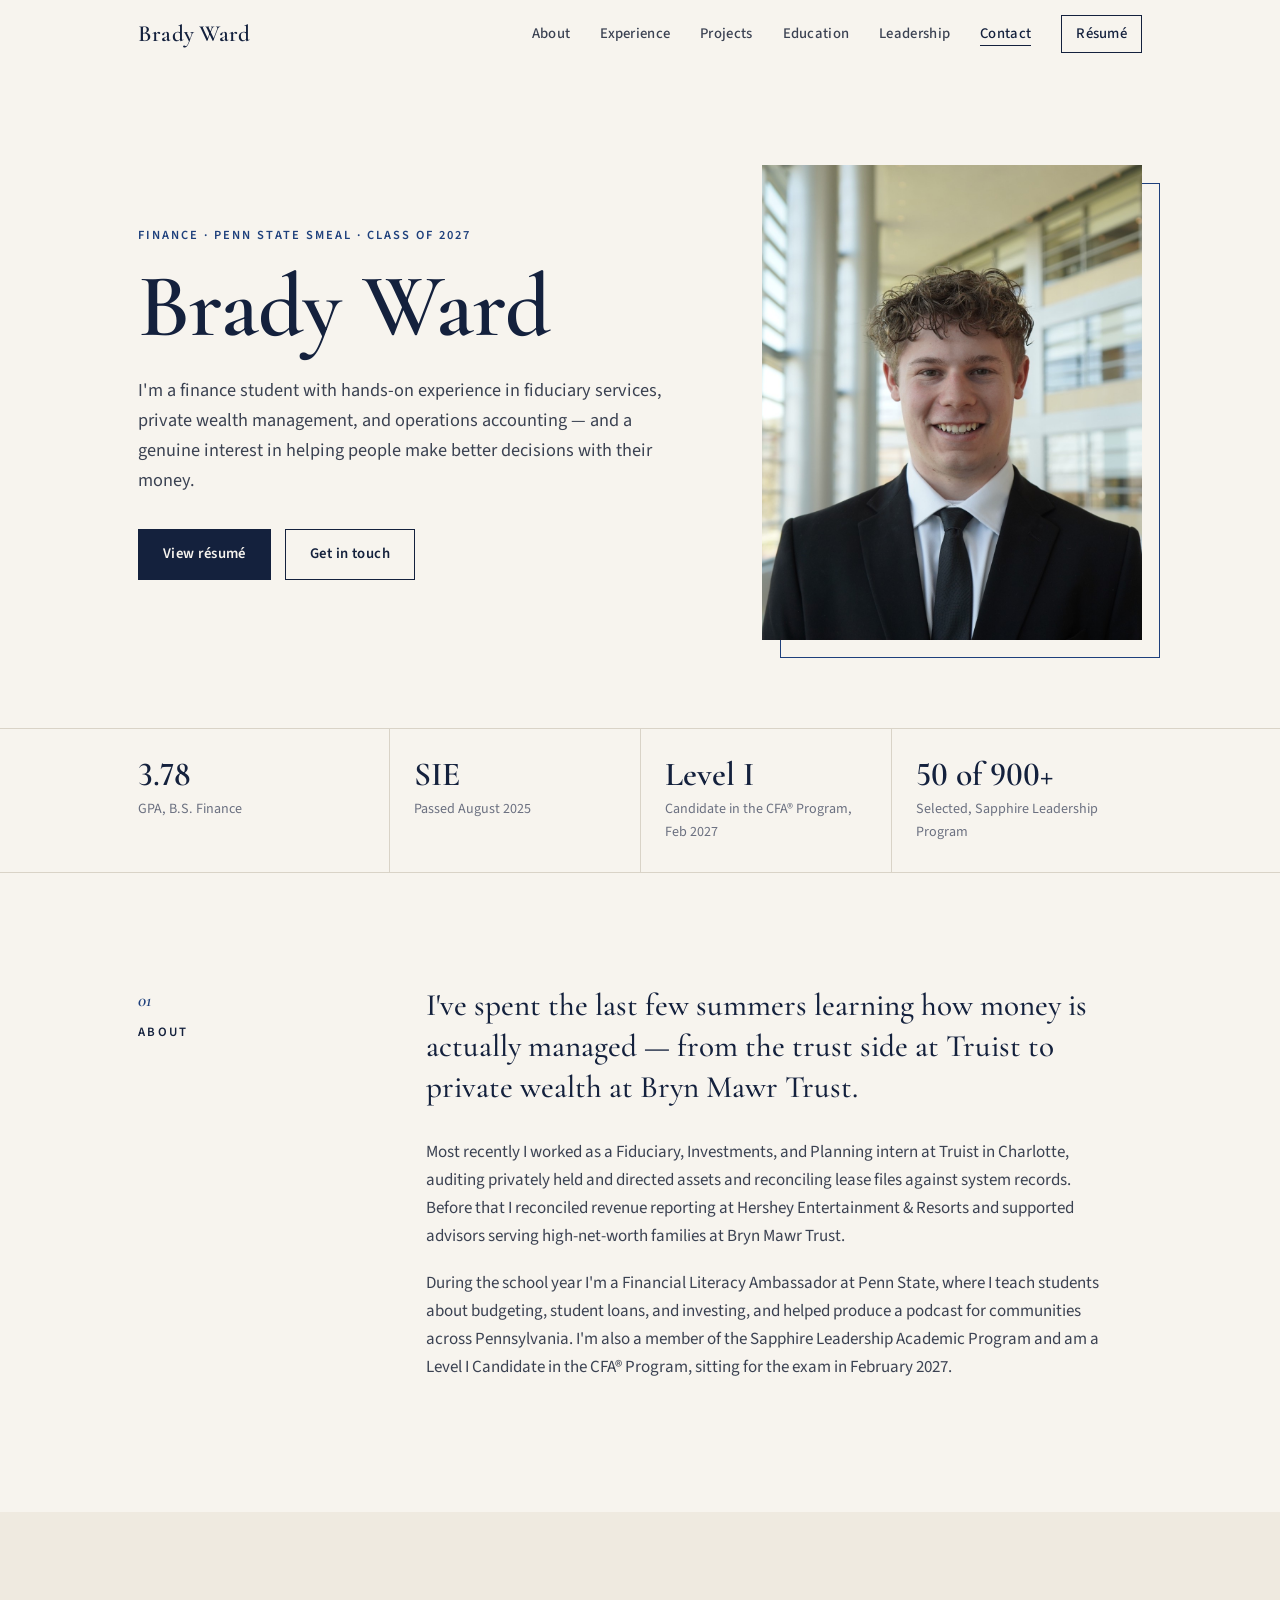
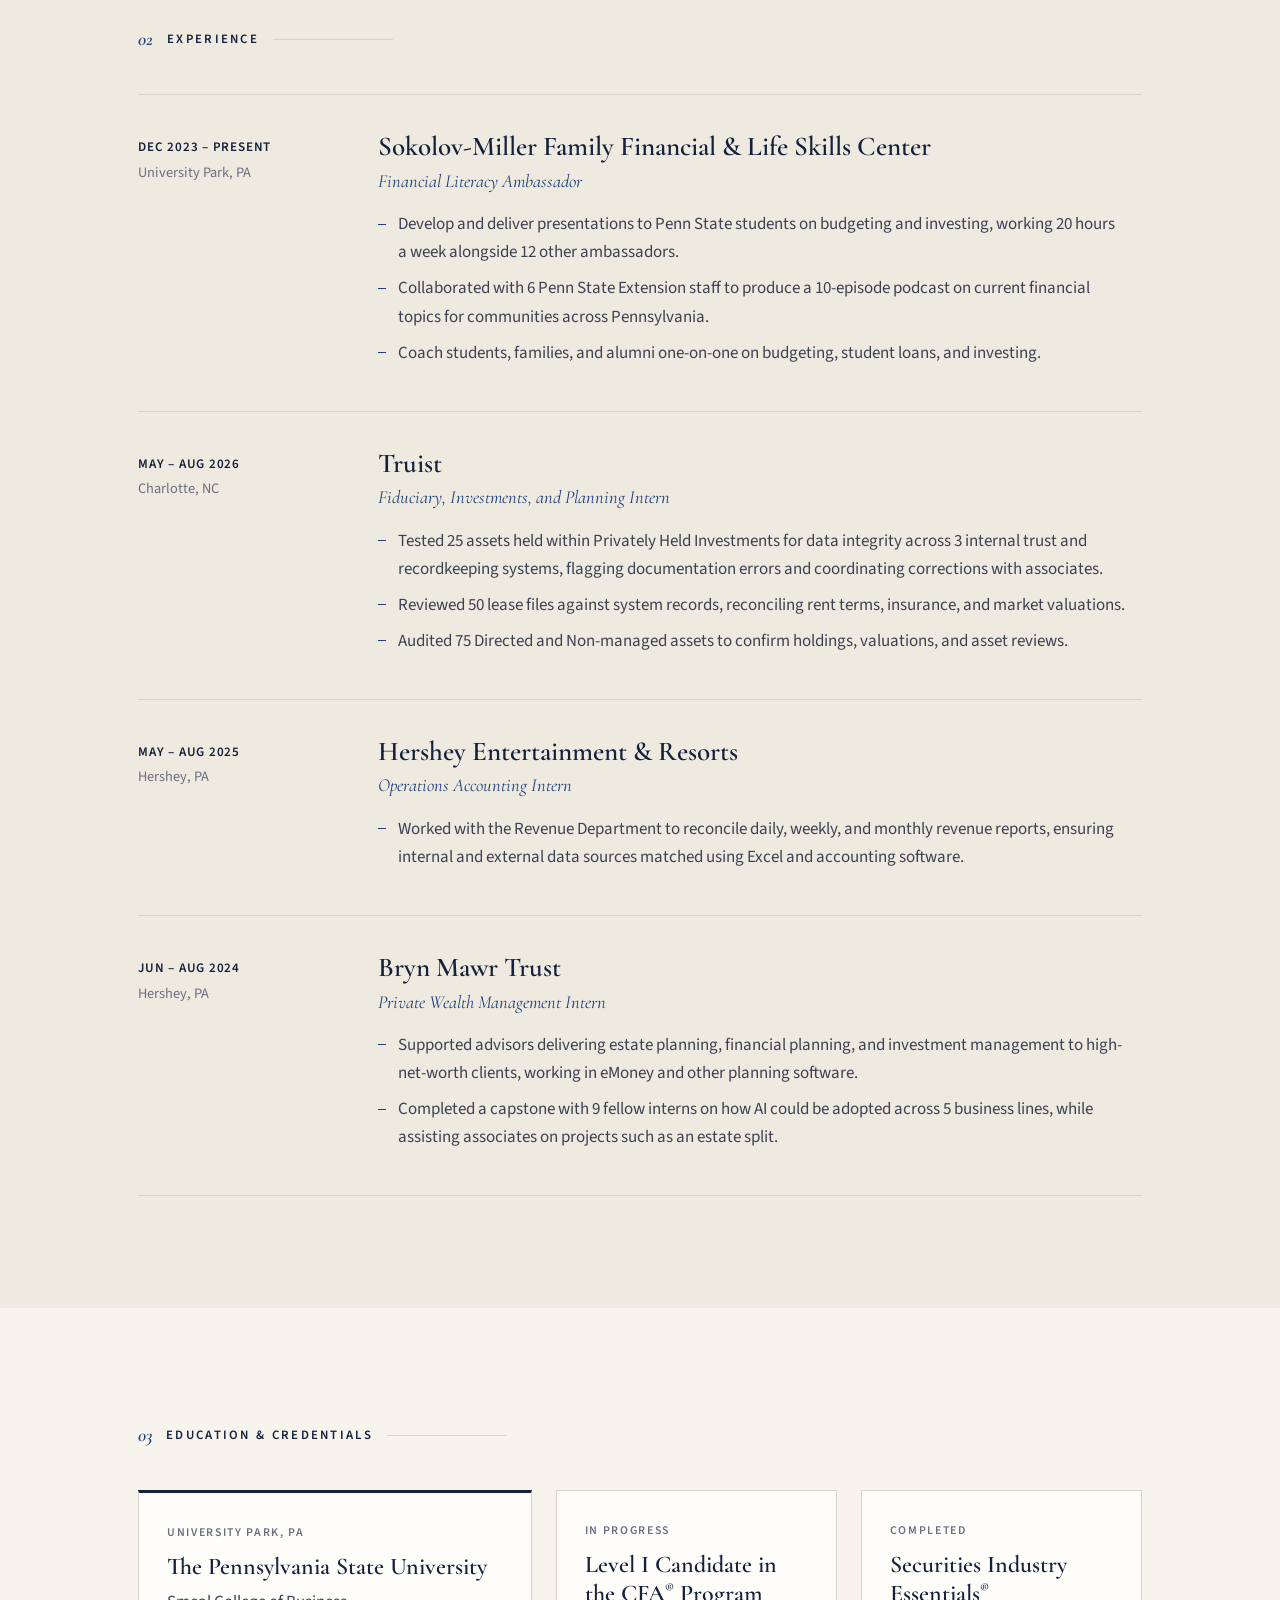
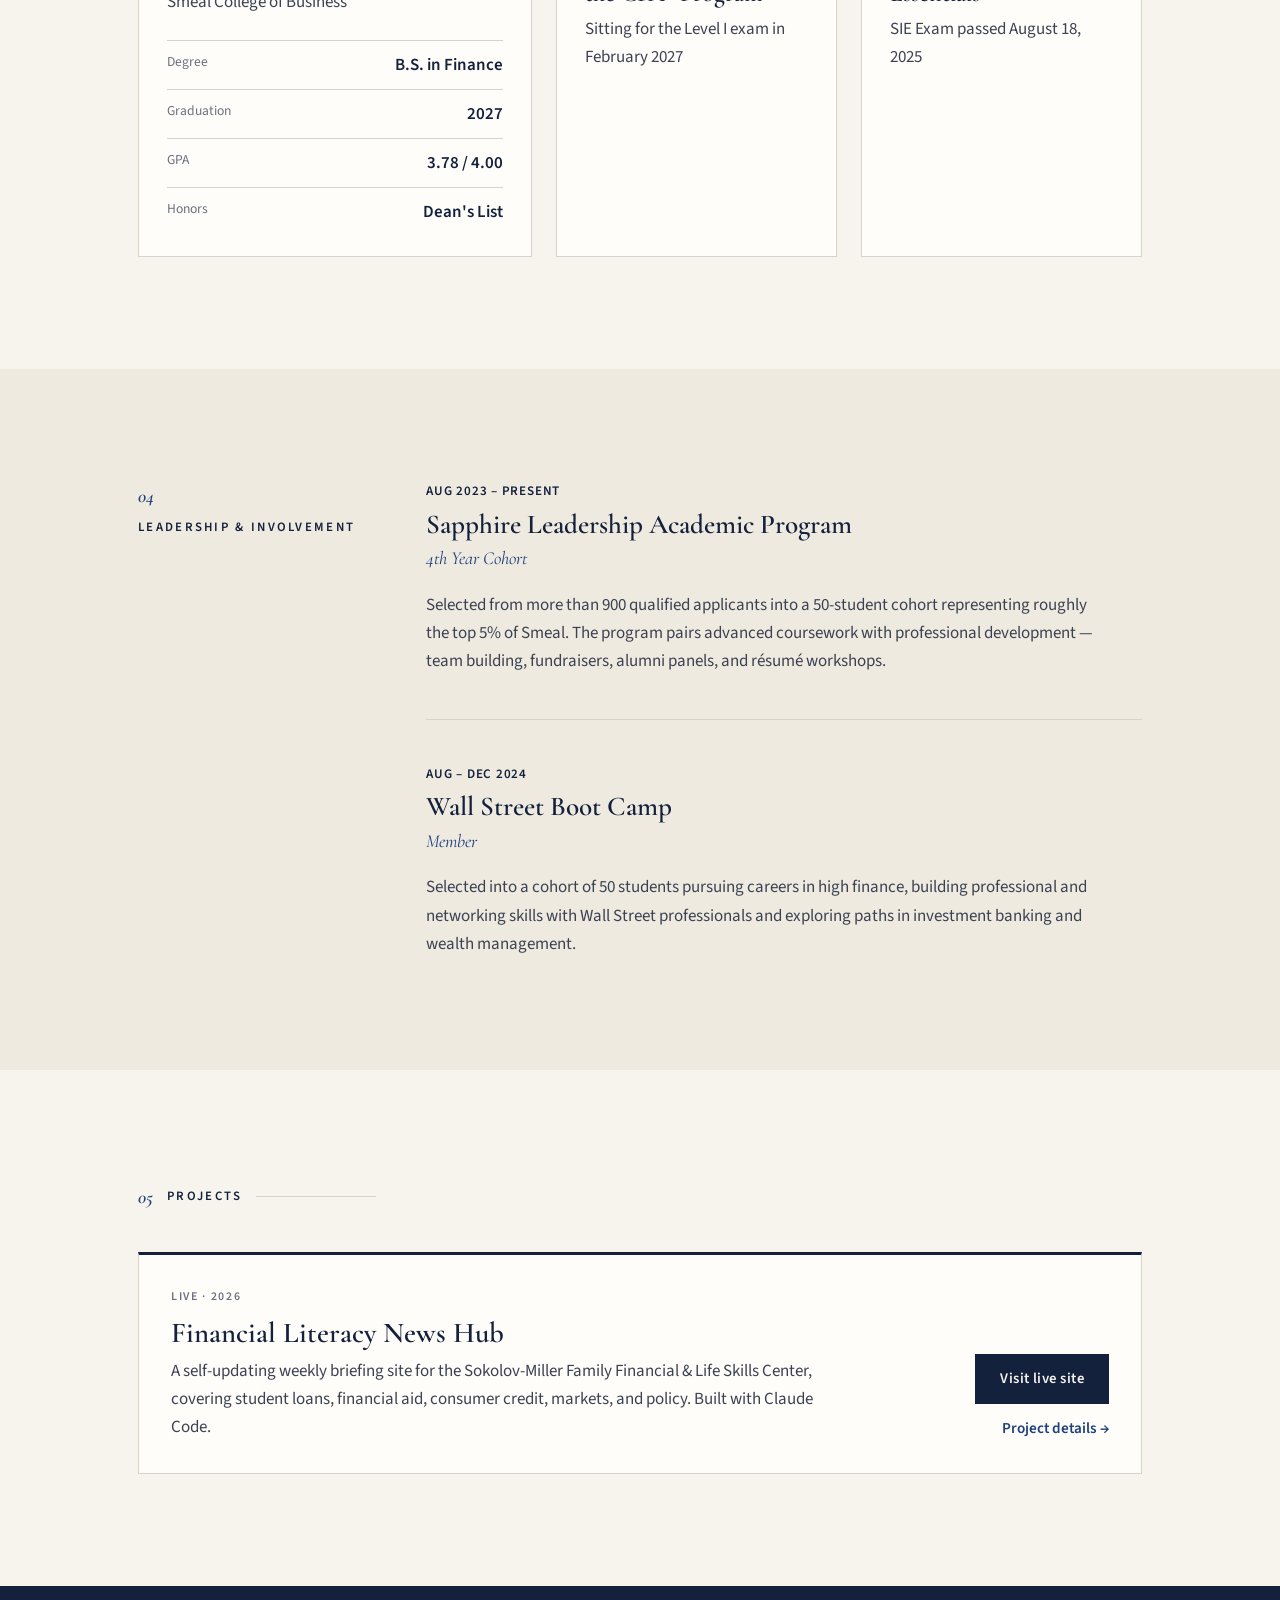
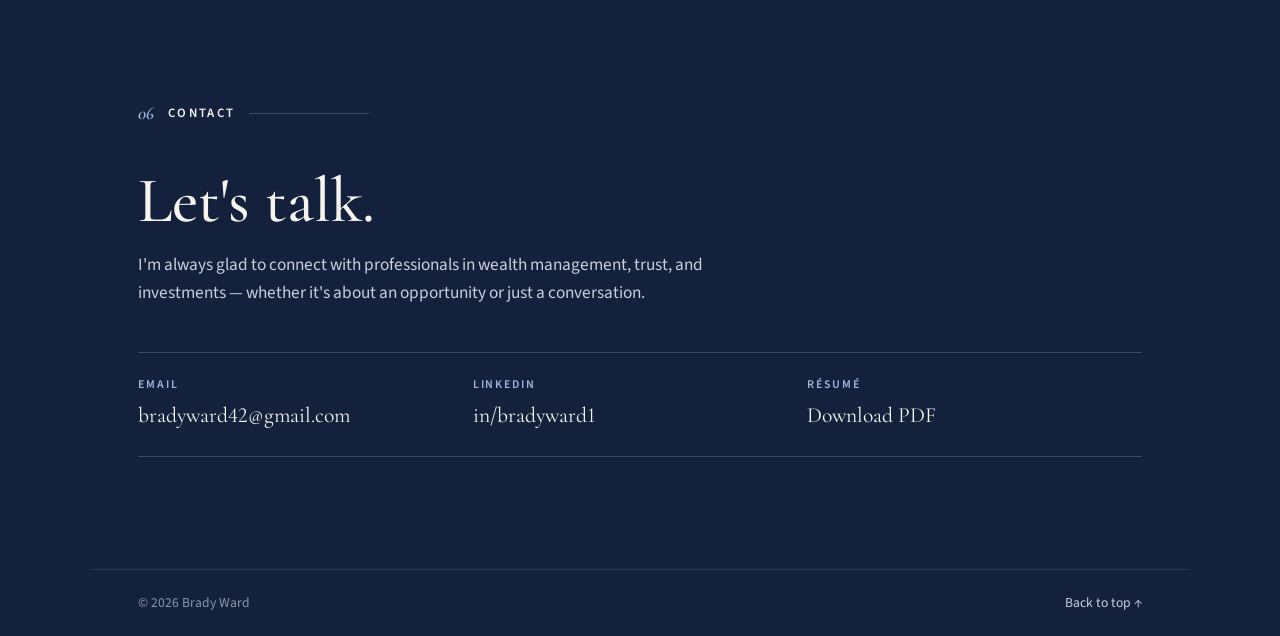
<file: index.html>
<!doctype html>
<html lang="en">
<head>
  <meta charset="utf-8">
  <meta name="viewport" content="width=device-width, initial-scale=1">
  <title>Brady Ward — Finance, Penn State Smeal</title>
  <meta name="description" content="Brady Ward is a finance student at Penn State's Smeal College of Business and a Level I Candidate in the CFA Program with experience in fiduciary services, wealth management, and accounting.">
  <link rel="preconnect" href="https://fonts.googleapis.com">
  <link rel="preconnect" href="https://fonts.gstatic.com" crossorigin>
  <link href="https://fonts.googleapis.com/css2?family=Cormorant+Garamond:ital,wght@0,500;0,600;1,500&family=Source+Sans+3:wght@400;500;600&display=swap" rel="stylesheet">
  <link rel="stylesheet" href="styles.css">
  <link rel="icon" href="assets/favicon.svg" type="image/svg+xml">
  <meta property="og:type" content="website">
  <meta property="og:title" content="Brady Ward — Finance, Penn State Smeal">
  <meta property="og:description" content="Finance student at Penn State Smeal with experience in fiduciary services, private wealth management, and operations accounting.">
  <meta property="og:url" content="https://bward0642.github.io/bradyward/">
  <meta property="og:image" content="https://bward0642.github.io/bradyward/assets/og-image.jpg">
  <meta property="og:image:width" content="1200">
  <meta property="og:image:height" content="630">
  <meta name="twitter:card" content="summary_large_image">
</head>
<body>

  <header class="site-header">
    <div class="wrap header-inner">
      <a href="#top" class="wordmark">Brady Ward</a>
      <button class="nav-toggle" aria-expanded="false" aria-controls="site-nav">
        <span class="sr-only">Menu</span>
        <span class="bar"></span><span class="bar"></span>
      </button>
      <nav id="site-nav" class="site-nav">
        <a href="#about">About</a>
        <a href="#experience">Experience</a>
        <a href="projects.html">Projects</a>
        <a href="#education">Education</a>
        <a href="#leadership">Leadership</a>
        <a href="#contact">Contact</a>
        <a href="assets/Brady-Ward-Resume.pdf" class="nav-resume" target="_blank" rel="noopener">Résumé</a>
      </nav>
    </div>
  </header>

  <main id="top">

    <section class="hero">
      <div class="wrap hero-grid">
        <div class="hero-text">
          <p class="eyebrow">Finance &middot; Penn State Smeal &middot; Class of 2027</p>
          <h1>Brady Ward</h1>
          <p class="lede">
            I'm a finance student with hands-on experience in fiduciary services,
            private wealth management, and operations accounting &mdash; and a
            genuine interest in helping people make better decisions with their money.
          </p>
          <div class="hero-actions">
            <a class="btn btn-solid" href="assets/Brady-Ward-Resume.pdf" target="_blank" rel="noopener">View résumé</a>
            <a class="btn btn-line" href="#contact">Get in touch</a>
          </div>
        </div>
        <figure class="portrait">
          <img src="assets/headshot.jpg" alt="Portrait of Brady Ward" width="2000" height="1333">
        </figure>
      </div>
    </section>

    <section class="glance" aria-label="At a glance">
      <div class="wrap glance-grid">
        <div class="stat">
          <span class="stat-figure">3.78</span>
          <span class="stat-label">GPA, B.S. Finance</span>
        </div>
        <div class="stat">
          <span class="stat-figure">SIE</span>
          <span class="stat-label">Passed August 2025</span>
        </div>
        <div class="stat">
          <span class="stat-figure">Level I</span>
          <span class="stat-label">Candidate in the CFA&reg; Program, Feb 2027</span>
        </div>
        <div class="stat">
          <span class="stat-figure">50 of 900+</span>
          <span class="stat-label">Selected, Sapphire Leadership Program</span>
        </div>
      </div>
    </section>

    <section id="about" class="section">
      <div class="wrap two-col">
        <h2 class="section-label"><span>01</span> About</h2>
        <div class="prose reveal">
          <p class="big">
            I've spent the last few summers learning how money is actually managed &mdash;
            from the trust side at Truist to private wealth at Bryn Mawr Trust.
          </p>
          <p>
            Most recently I worked as a Fiduciary, Investments, and Planning intern at Truist
            in Charlotte, auditing privately held and directed assets and reconciling lease
            files against system records. Before that I reconciled revenue reporting at
            Hershey Entertainment &amp; Resorts and supported advisors serving high-net-worth
            families at Bryn Mawr Trust.
          </p>
          <p>
            During the school year I'm a Financial Literacy Ambassador at Penn State, where I
            teach students about budgeting, student loans, and investing, and helped produce a
            podcast for communities across Pennsylvania. I'm also a member of the Sapphire
            Leadership Academic Program and am a Level I Candidate in the CFA&reg; Program, sitting for
            the exam in February 2027.
          </p>
        </div>
      </div>
    </section>

    <section id="experience" class="section section-tint">
      <div class="wrap">
        <h2 class="section-label"><span>02</span> Experience</h2>

        <ol class="timeline">
          <li class="role reveal">
            <div class="role-meta">
              <span class="role-dates">Dec 2023 &ndash; Present</span>
              <span class="role-place">University Park, PA</span>
            </div>
            <div class="role-body">
              <h3>Sokolov-Miller Family Financial &amp; Life Skills Center</h3>
              <p class="role-title">Financial Literacy Ambassador</p>
              <ul>
                <li>Develop and deliver presentations to Penn State students on budgeting and investing, working 20 hours a week alongside 12 other ambassadors.</li>
                <li>Collaborated with 6 Penn State Extension staff to produce a 10-episode podcast on current financial topics for communities across Pennsylvania.</li>
                <li>Coach students, families, and alumni one-on-one on budgeting, student loans, and investing.</li>
              </ul>
            </div>
          </li>

          <li class="role reveal">
            <div class="role-meta">
              <span class="role-dates">May &ndash; Aug 2026</span>
              <span class="role-place">Charlotte, NC</span>
            </div>
            <div class="role-body">
              <h3>Truist</h3>
              <p class="role-title">Fiduciary, Investments, and Planning Intern</p>
              <ul>
                <li>Tested 25 assets held within Privately Held Investments for data integrity across 3 internal trust and recordkeeping systems, flagging documentation errors and coordinating corrections with associates.</li>
                <li>Reviewed 50 lease files against system records, reconciling rent terms, insurance, and market valuations.</li>
                <li>Audited 75 Directed and Non-managed assets to confirm holdings, valuations, and asset reviews.</li>
              </ul>
            </div>
          </li>

          <li class="role reveal">
            <div class="role-meta">
              <span class="role-dates">May &ndash; Aug 2025</span>
              <span class="role-place">Hershey, PA</span>
            </div>
            <div class="role-body">
              <h3>Hershey Entertainment &amp; Resorts</h3>
              <p class="role-title">Operations Accounting Intern</p>
              <ul>
                <li>Worked with the Revenue Department to reconcile daily, weekly, and monthly revenue reports, ensuring internal and external data sources matched using Excel and accounting software.</li>
              </ul>
            </div>
          </li>

          <li class="role reveal">
            <div class="role-meta">
              <span class="role-dates">Jun &ndash; Aug 2024</span>
              <span class="role-place">Hershey, PA</span>
            </div>
            <div class="role-body">
              <h3>Bryn Mawr Trust</h3>
              <p class="role-title">Private Wealth Management Intern</p>
              <ul>
                <li>Supported advisors delivering estate planning, financial planning, and investment management to high-net-worth clients, working in eMoney and other planning software.</li>
                <li>Completed a capstone with 9 fellow interns on how AI could be adopted across 5 business lines, while assisting associates on projects such as an estate split.</li>
              </ul>
            </div>
          </li>
        </ol>
      </div>
    </section>

    <section id="education" class="section">
      <div class="wrap">
        <h2 class="section-label"><span>03</span> Education &amp; Credentials</h2>
        <div class="edu-grid">
          <article class="card card-feature reveal">
            <p class="card-kicker">University Park, PA</p>
            <h3>The Pennsylvania State University</h3>
            <p class="card-sub">Smeal College of Business</p>
            <dl class="facts">
              <div><dt>Degree</dt><dd>B.S. in Finance</dd></div>
              <div><dt>Graduation</dt><dd>2027</dd></div>
              <div><dt>GPA</dt><dd>3.78 / 4.00</dd></div>
              <div><dt>Honors</dt><dd>Dean's List</dd></div>
            </dl>
          </article>
          <article class="card reveal">
            <p class="card-kicker">In progress</p>
            <h3>Level I Candidate in the CFA<sup>&reg;</sup> Program</h3>
            <p class="card-sub">Sitting for the Level I exam in February 2027</p>
          </article>
          <article class="card reveal">
            <p class="card-kicker">Completed</p>
            <h3>Securities Industry Essentials<sup>&reg;</sup></h3>
            <p class="card-sub">SIE Exam passed August 18, 2025</p>
          </article>
        </div>
      </div>
    </section>

    <section id="leadership" class="section section-tint">
      <div class="wrap two-col">
        <h2 class="section-label"><span>04</span> Leadership &amp; Involvement</h2>
        <div>
          <div class="lead-block reveal">
            <p class="role-dates">Aug 2023 &ndash; Present</p>
            <h3>Sapphire Leadership Academic Program</h3>
            <p class="role-title">4th Year Cohort</p>
            <p>
              Selected from more than 900 qualified applicants into a 50-student cohort
              representing roughly the top 5% of Smeal. The program pairs advanced coursework
              with professional development &mdash; team building, fundraisers, alumni panels,
              and résumé workshops.
            </p>
          </div>

          <div class="lead-block reveal">
            <p class="role-dates">Aug &ndash; Dec 2024</p>
            <h3>Wall Street Boot Camp</h3>
            <p class="role-title">Member</p>
            <p>
              Selected into a cohort of 50 students pursuing careers in high finance, building
              professional and networking skills with Wall Street professionals and exploring
              paths in investment banking and wealth management.
            </p>
          </div>
        </div>
      </div>
    </section>

    <section id="projects" class="section">
      <div class="wrap">
        <h2 class="section-label"><span>05</span> Projects</h2>
        <div class="project-teaser reveal">
          <div>
            <p class="card-kicker">Live &middot; 2026</p>
            <h3>Financial Literacy News Hub</h3>
            <p class="card-sub">
              A self-updating weekly briefing site for the Sokolov-Miller Family Financial &amp;
              Life Skills Center, covering student loans, financial aid, consumer credit, markets, and policy.
              Built with Claude Code.
            </p>
          </div>
          <div class="teaser-links">
            <a class="btn btn-solid" href="https://bward0642.github.io/News-Hub/" target="_blank" rel="noopener">Visit live site</a>
            <a class="teaser-cta" href="projects.html#news-hub">Project details &rarr;</a>
          </div>
        </div>
      </div>
    </section>

    <section id="contact" class="section contact">
      <div class="wrap contact-inner">
        <h2 class="section-label"><span>06</span> Contact</h2>
        <p class="contact-head">Let's talk.</p>
        <p class="contact-copy">
          I'm always glad to connect with professionals in wealth management, trust,
          and investments &mdash; whether it's about an opportunity or just a conversation.
        </p>
        <div class="contact-links">
          <a href="mailto:bradyward42@gmail.com" class="contact-link">
            <span class="contact-kind">Email</span>
            <span class="contact-value">bradyward42@gmail.com</span>
          </a>
          <a href="https://www.linkedin.com/in/bradyward1" class="contact-link" target="_blank" rel="noopener">
            <span class="contact-kind">LinkedIn</span>
            <span class="contact-value">in/bradyward1</span>
          </a>
          <a href="assets/Brady-Ward-Resume.pdf" class="contact-link" target="_blank" rel="noopener">
            <span class="contact-kind">Résumé</span>
            <span class="contact-value">Download PDF</span>
          </a>
        </div>
      </div>
    </section>

  </main>

  <footer class="site-footer">
    <div class="wrap footer-inner">
      <span>&copy; <span id="year">2026</span> Brady Ward</span>
      <a href="#top">Back to top &uarr;</a>
    </div>
  </footer>

  <script src="script.js"></script>
</body>
</html>
</file>
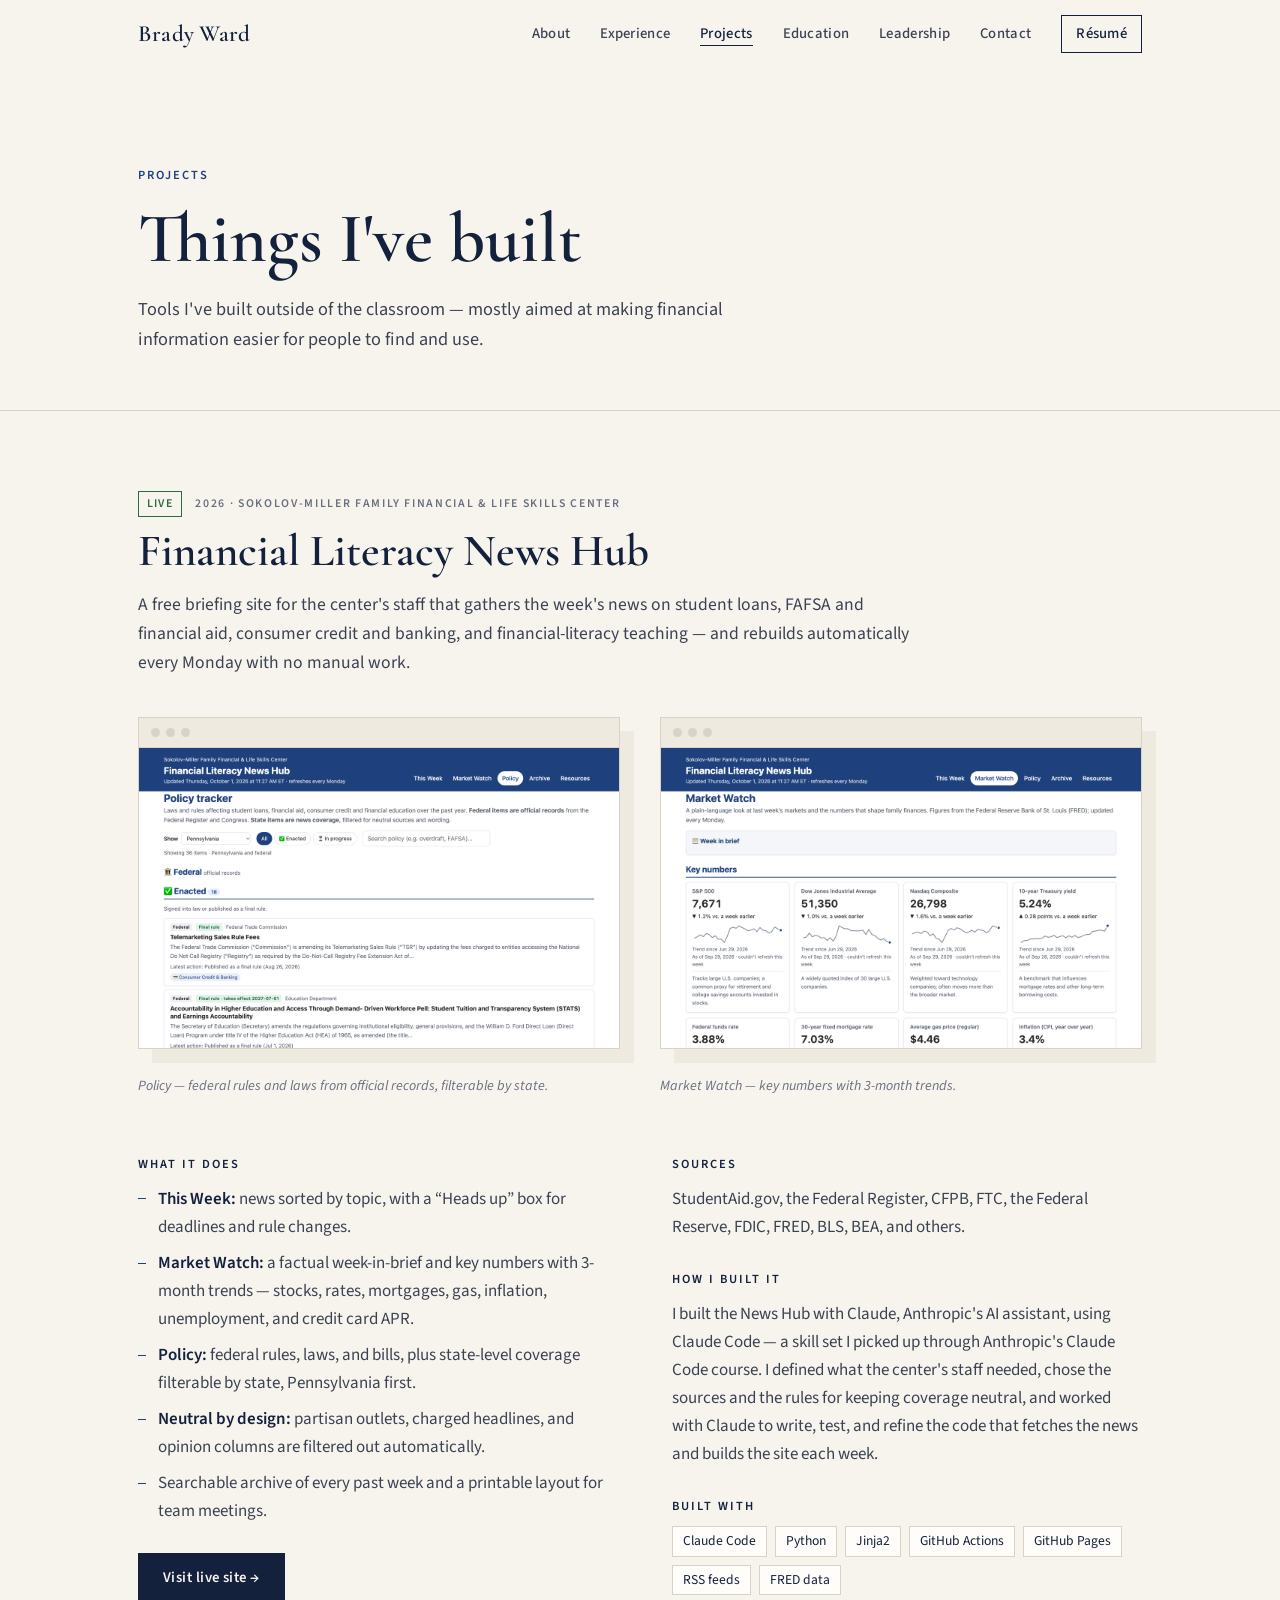
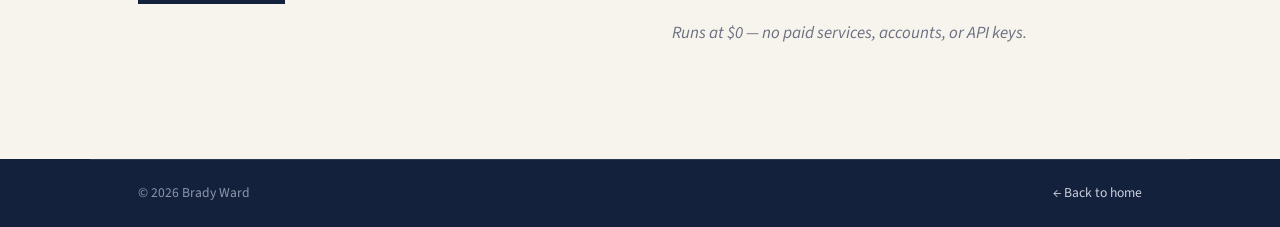
<file: projects.html>
<!doctype html>
<html lang="en">
<head>
  <meta charset="utf-8">
  <meta name="viewport" content="width=device-width, initial-scale=1">
  <title>Projects — Brady Ward</title>
  <meta name="description" content="Projects by Brady Ward, including the Financial Literacy News Hub built for Penn State's Sokolov-Miller Family Financial & Life Skills Center.">
  <link rel="preconnect" href="https://fonts.googleapis.com">
  <link rel="preconnect" href="https://fonts.gstatic.com" crossorigin>
  <link href="https://fonts.googleapis.com/css2?family=Cormorant+Garamond:ital,wght@0,500;0,600;1,500&family=Source+Sans+3:wght@400;500;600&display=swap" rel="stylesheet">
  <link rel="stylesheet" href="styles.css">
  <link rel="icon" href="assets/favicon.svg" type="image/svg+xml">
  <meta property="og:type" content="website">
  <meta property="og:title" content="Projects — Brady Ward">
  <meta property="og:description" content="The Financial Literacy News Hub, a self-updating briefing site built for Penn State's Sokolov-Miller Family Financial & Life Skills Center.">
  <meta property="og:url" content="https://bward0642.github.io/bradyward/projects.html">
  <meta property="og:image" content="https://bward0642.github.io/bradyward/assets/news-hub-policy.jpg">
  <meta name="twitter:card" content="summary_large_image">
</head>
<body>

  <header class="site-header">
    <div class="wrap header-inner">
      <a href="index.html" class="wordmark">Brady Ward</a>
      <button class="nav-toggle" aria-expanded="false" aria-controls="site-nav">
        <span class="sr-only">Menu</span>
        <span class="bar"></span><span class="bar"></span>
      </button>
      <nav id="site-nav" class="site-nav">
        <a href="index.html#about">About</a>
        <a href="index.html#experience">Experience</a>
        <a href="projects.html" class="active" aria-current="page">Projects</a>
        <a href="index.html#education">Education</a>
        <a href="index.html#leadership">Leadership</a>
        <a href="index.html#contact">Contact</a>
        <a href="assets/Brady-Ward-Resume.pdf" class="nav-resume" target="_blank" rel="noopener">Résumé</a>
      </nav>
    </div>
  </header>

  <main id="top">

    <section class="page-intro">
      <div class="wrap">
        <p class="eyebrow">Projects</p>
        <h1>Things I've built</h1>
        <p class="lede">
          Tools I've built outside of the classroom &mdash; mostly aimed at making
          financial information easier for people to find and use.
        </p>
      </div>
    </section>

    <section class="section project-list">
      <div class="wrap">

        <!-- ===== Project: News Hub ===== -->
        <article id="news-hub" class="project reveal">
          <div class="project-head">
            <p class="card-kicker">
              <span class="status status-done">Live</span>
              2026 &middot; Sokolov-Miller Family Financial &amp; Life Skills Center
            </p>
            <h2>Financial Literacy News Hub</h2>
            <p class="project-summary">
              A free briefing site for the center's staff that gathers the week's news on
              student loans, FAFSA and financial aid, consumer credit and banking, and
              financial-literacy teaching &mdash; and rebuilds automatically every Monday
              with no manual work.
            </p>
          </div>

          <div class="shots">
            <figure class="shot">
              <a href="https://bward0642.github.io/News-Hub/policy.html" target="_blank" rel="noopener">
                <div class="browser-bar"><span></span><span></span><span></span></div>
                <img src="assets/news-hub-policy.jpg" width="2560" height="1600" loading="lazy"
                     alt="The News Hub's Policy tracker, listing enacted federal rules from the Federal Register with filters for state and status">
              </a>
              <figcaption>Policy &mdash; federal rules and laws from official records, filterable by state.</figcaption>
            </figure>
            <figure class="shot">
              <a href="https://bward0642.github.io/News-Hub/markets.html" target="_blank" rel="noopener">
                <div class="browser-bar"><span></span><span></span><span></span></div>
                <img src="assets/news-hub-market-watch.jpg" width="2560" height="1600" loading="lazy"
                     alt="The News Hub's Market Watch tab, showing key numbers like the S&amp;P 500, Dow, Nasdaq, and 10-year Treasury yield with three-month trend lines">
              </a>
              <figcaption>Market Watch &mdash; key numbers with 3-month trends.</figcaption>
            </figure>
          </div>

          <div class="project-grid">
            <div class="project-detail">
              <h3>What it does</h3>
              <ul class="project-points">
                <li><strong>This Week:</strong> news sorted by topic, with a &ldquo;Heads up&rdquo; box for deadlines and rule changes.</li>
                <li><strong>Market Watch:</strong> a factual week-in-brief and key numbers with 3-month trends &mdash; stocks, rates, mortgages, gas, inflation, unemployment, and credit card APR.</li>
                <li><strong>Policy:</strong> federal rules, laws, and bills, plus state-level coverage filterable by state, Pennsylvania first.</li>
                <li><strong>Neutral by design:</strong> partisan outlets, charged headlines, and opinion columns are filtered out automatically.</li>
                <li>Searchable archive of every past week and a printable layout for team meetings.</li>
              </ul>

              <div class="project-links">
                <a class="btn btn-solid" href="https://bward0642.github.io/News-Hub/" target="_blank" rel="noopener">Visit live site &rarr;</a>
              </div>
            </div>

            <div class="project-detail">
              <h3>Sources</h3>
              <p>
                StudentAid.gov, the Federal Register, CFPB, FTC, the Federal Reserve, FDIC,
                FRED, BLS, BEA, and others.
              </p>

              <h3>How I built it</h3>
              <p>
                I built the News Hub with Claude, Anthropic's AI assistant, using Claude Code &mdash;
                a skill set I picked up through Anthropic's Claude Code course. I defined what the
                center's staff needed, chose the sources and the rules for keeping coverage neutral,
                and worked with Claude to write, test, and refine the code that fetches the news and
                builds the site each week.
              </p>

              <h3>Built with</h3>
              <ul class="tags">
                <li>Claude Code</li><li>Python</li><li>Jinja2</li><li>GitHub Actions</li><li>GitHub Pages</li><li>RSS feeds</li><li>FRED data</li>
              </ul>

              <p class="project-cost">Runs at $0 &mdash; no paid services, accounts, or API keys.</p>
            </div>
          </div>
        </article>

        <!-- ===== Add new projects here =====
             Copy the whole <article class="project reveal"> ... </article> block above,
             give it a new id, and update the text. For a finished project, change
             status-wip / "In progress" to status-done / "Live".
        -->

      </div>
    </section>

  </main>

  <footer class="site-footer">
    <div class="wrap footer-inner">
      <span>&copy; <span id="year">2026</span> Brady Ward</span>
      <a href="index.html">&larr; Back to home</a>
    </div>
  </footer>

  <script src="script.js"></script>
</body>
</html>
</file>
<file: styles.css>
/* ---------------------------------------------------------------
   Brady Ward — personal site
   --------------------------------------------------------------- */

:root {
  --paper: #f7f4ee;
  --paper-deep: #efeae0;
  --ink: #14213d;
  --body: #3b4252;
  --muted: #6b7080;
  --accent: #1e407c;
  --rule: #d9d3c7;
  --white: #fffdf9;

  --serif: "Cormorant Garamond", Georgia, "Times New Roman", serif;
  --sans: "Source Sans 3", -apple-system, "Helvetica Neue", Arial, sans-serif;

  --wrap: 1100px;
  --gutter: clamp(20px, 5vw, 48px);
}

*,
*::before,
*::after { box-sizing: border-box; }

html { scroll-behavior: smooth; scroll-padding-top: 80px; }

body {
  margin: 0;
  background: var(--paper);
  color: var(--body);
  font-family: var(--sans);
  font-size: 17px;
  line-height: 1.65;
  -webkit-font-smoothing: antialiased;
}

img { max-width: 100%; display: block; }

a { color: var(--accent); text-decoration: none; }
a:hover { text-decoration: underline; text-underline-offset: 3px; }

h1, h2, h3 { color: var(--ink); font-family: var(--serif); font-weight: 600; margin: 0; }

.wrap {
  max-width: var(--wrap);
  margin: 0 auto;
  padding: 0 var(--gutter);
}

.sr-only {
  position: absolute; width: 1px; height: 1px;
  overflow: hidden; clip: rect(0 0 0 0); white-space: nowrap;
}

/* ---------- Header ---------- */

.site-header {
  position: sticky;
  top: 0;
  z-index: 10;
  background: rgba(247, 244, 238, 0.94);
  border-bottom: 1px solid transparent;
  transition: border-color 0.2s ease;
}
.site-header.scrolled { border-bottom-color: var(--rule); }

.header-inner {
  display: flex;
  align-items: center;
  justify-content: space-between;
  height: 68px;
}

.wordmark {
  font-family: var(--serif);
  font-size: 1.45rem;
  font-weight: 600;
  color: var(--ink);
  letter-spacing: 0.01em;
}
.wordmark:hover { text-decoration: none; }

.site-nav { display: flex; align-items: center; gap: 30px; }

.site-nav a {
  color: var(--body);
  font-size: 0.92rem;
  font-weight: 500;
  letter-spacing: 0.02em;
}
.site-nav a:hover,
.site-nav a.active { color: var(--ink); text-decoration: none; }
.site-nav a.active { box-shadow: inset 0 -1px 0 var(--ink); }

.site-nav .nav-resume {
  border: 1px solid var(--ink);
  color: var(--ink);
  padding: 6px 14px;
}
.site-nav .nav-resume:hover { background: var(--ink); color: var(--paper); }

.nav-toggle {
  display: none;
  background: none;
  border: 0;
  padding: 10px 4px;
  cursor: pointer;
}
.nav-toggle .bar {
  display: block;
  width: 22px;
  height: 1.5px;
  background: var(--ink);
  transition: transform 0.2s ease;
}
.nav-toggle .bar + .bar { margin-top: 6px; }
.nav-toggle[aria-expanded="true"] .bar:first-of-type { transform: translateY(3.75px) rotate(45deg); }
.nav-toggle[aria-expanded="true"] .bar:last-of-type { transform: translateY(-3.75px) rotate(-45deg); }

/* ---------- Hero ---------- */

.hero { padding: clamp(48px, 8vw, 96px) 0 clamp(56px, 8vw, 88px); }

.hero-grid {
  display: grid;
  grid-template-columns: 1.15fr 0.85fr;
  gap: clamp(36px, 6vw, 80px);
  align-items: center;
}

.eyebrow {
  font-size: 0.78rem;
  text-transform: uppercase;
  letter-spacing: 0.16em;
  color: var(--accent);
  font-weight: 600;
  margin: 0 0 18px;
}

.hero h1 {
  font-size: clamp(3.2rem, 8vw, 5.6rem);
  line-height: 0.95;
  letter-spacing: -0.01em;
  margin-bottom: 26px;
}

.lede {
  font-size: 1.14rem;
  max-width: 34em;
  margin: 0 0 34px;
}

.hero-actions { display: flex; flex-wrap: wrap; gap: 14px; }

.btn {
  display: inline-block;
  font-size: 0.92rem;
  font-weight: 600;
  letter-spacing: 0.03em;
  padding: 12px 24px;
  border: 1px solid var(--ink);
  transition: background 0.15s ease, color 0.15s ease;
}
.btn:hover { text-decoration: none; }
.btn-solid { background: var(--ink); color: var(--paper); }
.btn-solid:hover { background: var(--accent); border-color: var(--accent); }
.btn-line { color: var(--ink); }
.btn-line:hover { background: var(--ink); color: var(--paper); }

.portrait {
  position: relative;
  margin: 0;
  justify-self: end;
  width: 100%;
  max-width: 380px;
}
/* offset frame behind the photo */
.portrait::before {
  content: "";
  position: absolute;
  inset: 18px -18px -18px 18px;
  border: 1px solid var(--accent);
  z-index: 0;
}
.portrait img {
  position: relative;
  z-index: 1;
  width: 100%;
  height: auto;
  aspect-ratio: 4 / 5;
  object-fit: cover;
  object-position: 50% 40%;
  filter: saturate(0.92);
}

/* ---------- At a glance ---------- */

.glance {
  border-top: 1px solid var(--rule);
  border-bottom: 1px solid var(--rule);
}
.glance-grid {
  display: grid;
  grid-template-columns: repeat(4, 1fr);
}
.stat {
  padding: 28px 24px;
  border-left: 1px solid var(--rule);
  display: flex;
  flex-direction: column;
  gap: 4px;
}
.stat:first-child { border-left: 0; padding-left: 0; }
.stat-figure {
  font-family: var(--serif);
  font-size: 2.1rem;
  font-weight: 600;
  color: var(--ink);
  line-height: 1.1;
}
.stat-label { font-size: 0.88rem; color: var(--muted); }

/* ---------- Sections ---------- */

.section { padding: clamp(64px, 10vw, 112px) 0; }
.section-tint { background: var(--paper-deep); }

.section-label {
  font-family: var(--sans);
  font-size: 0.8rem;
  font-weight: 600;
  text-transform: uppercase;
  letter-spacing: 0.18em;
  color: var(--ink);
  margin-bottom: 40px;
  display: flex;
  align-items: center;
  gap: 14px;
}
.section-label span {
  color: var(--accent);
  font-family: var(--serif);
  font-size: 1.15rem;
  font-style: italic;
  letter-spacing: 0;
}
.section-label::after {
  content: "";
  flex: 1;
  height: 1px;
  background: var(--rule);
  max-width: 120px;
}

.two-col {
  display: grid;
  grid-template-columns: 240px 1fr;
  gap: 48px;
}
.two-col .section-label { flex-direction: column; align-items: flex-start; gap: 6px; }
.two-col .section-label::after { display: none; }

.prose p { margin: 0 0 1.1em; max-width: 40em; }
.prose .big {
  font-family: var(--serif);
  font-size: clamp(1.55rem, 2.6vw, 1.95rem);
  line-height: 1.3;
  color: var(--ink);
  font-weight: 500;
  margin-bottom: 1em;
}

/* ---------- Experience ---------- */

.timeline { list-style: none; margin: 0; padding: 0; }

.role {
  display: grid;
  grid-template-columns: 200px 1fr;
  gap: 40px;
  padding: 36px 0;
  border-top: 1px solid var(--rule);
}
.role:last-child { border-bottom: 1px solid var(--rule); }

.role-meta { display: flex; flex-direction: column; gap: 2px; padding-top: 6px; }
.role-dates {
  font-size: 0.82rem;
  font-weight: 600;
  letter-spacing: 0.06em;
  text-transform: uppercase;
  color: var(--ink);
  margin: 0;
}
.role-place { font-size: 0.9rem; color: var(--muted); }

.role h3, .lead-block h3 { font-size: 1.7rem; line-height: 1.2; }
.role-title {
  margin: 2px 0 14px;
  color: var(--accent);
  font-style: italic;
  font-family: var(--serif);
  font-size: 1.15rem;
}

.role ul { margin: 0; padding: 0; list-style: none; }
.role li {
  position: relative;
  padding-left: 20px;
  margin-bottom: 8px;
  max-width: 44em;
}
.role li::before {
  content: "";
  position: absolute;
  left: 0;
  top: 0.8em;
  width: 8px;
  height: 1px;
  background: var(--accent);
}

/* ---------- Education ---------- */

.edu-grid {
  display: grid;
  grid-template-columns: 1.4fr 1fr 1fr;
  gap: 24px;
}
.card {
  background: var(--white);
  border: 1px solid var(--rule);
  padding: 30px 28px;
}
.card-feature { border-top: 3px solid var(--ink); }
.card-kicker {
  margin: 0 0 10px;
  font-size: 0.74rem;
  text-transform: uppercase;
  letter-spacing: 0.14em;
  color: var(--muted);
  font-weight: 600;
}
.card h3 { font-size: 1.5rem; line-height: 1.2; }
.card h3 sup { font-size: 0.5em; }
.card-sub { margin: 6px 0 0; color: var(--body); }

.facts { margin: 24px 0 0; display: grid; gap: 10px; }
.facts div {
  display: flex;
  justify-content: space-between;
  border-top: 1px solid var(--rule);
  padding-top: 10px;
}
.facts dt { font-size: 0.85rem; color: var(--muted); }
.facts dd { margin: 0; font-weight: 600; color: var(--ink); }

/* ---------- Leadership ---------- */

.lead-block p:last-child { max-width: 40em; margin-bottom: 0; }
.lead-block .role-dates { margin-bottom: 6px; }


/* ---------- Contact ---------- */

.contact { background: var(--ink); color: #c9cfdc; }
.contact .section-label { color: var(--paper); }
.contact .section-label span { color: #9db4dd; }
.contact .section-label::after { background: rgba(255, 255, 255, 0.18); }

.contact-head {
  font-family: var(--serif);
  font-size: clamp(2.6rem, 6vw, 4rem);
  color: var(--paper);
  line-height: 1;
  margin: 0 0 18px;
  font-weight: 500;
}
.contact-copy { max-width: 34em; margin: 0 0 44px; font-size: 1.08rem; }

.contact-links {
  display: grid;
  grid-template-columns: repeat(3, 1fr);
  border-top: 1px solid rgba(255, 255, 255, 0.18);
}
.contact-link {
  display: flex;
  flex-direction: column;
  gap: 4px;
  padding: 22px 20px 22px 0;
  color: var(--paper);
  border-bottom: 1px solid rgba(255, 255, 255, 0.18);
}
.contact-link:hover { text-decoration: none; }
.contact-link:hover .contact-value { text-decoration: underline; text-underline-offset: 4px; }
.contact-kind {
  font-size: 0.74rem;
  text-transform: uppercase;
  letter-spacing: 0.16em;
  color: #9db4dd;
  font-weight: 600;
}
.contact-value { font-family: var(--serif); font-size: 1.35rem; overflow-wrap: anywhere; }

/* ---------- Footer ---------- */

.site-footer { background: var(--ink); color: #8d96aa; font-size: 0.85rem; }
.footer-inner {
  display: flex;
  justify-content: space-between;
  padding-top: 22px;
  padding-bottom: 22px;
  border-top: 1px solid rgba(255, 255, 255, 0.1);
}
.site-footer a { color: #c9cfdc; }

/* ---------- Reveal on scroll ---------- */

.js .reveal {
  opacity: 0;
  transform: translateY(14px);
  transition: opacity 0.6s ease, transform 0.6s ease;
}
.js .reveal.in { opacity: 1; transform: none; }

@media (prefers-reduced-motion: reduce) {
  html { scroll-behavior: auto; }
  .js .reveal { opacity: 1; transform: none; transition: none; }
}

/* ---------- Responsive ---------- */

@media (max-width: 900px) {
  .two-col { grid-template-columns: 1fr; gap: 0; }
  .two-col .section-label { flex-direction: row; align-items: center; gap: 14px; }
  .edu-grid { grid-template-columns: 1fr 1fr; }
  .card-feature { grid-column: 1 / -1; }
  .role { grid-template-columns: 160px 1fr; gap: 28px; }
}

@media (max-width: 760px) {
  .nav-toggle { display: block; }
  .site-nav {
    position: absolute;
    top: 68px;
    left: 0;
    right: 0;
    flex-direction: column;
    align-items: flex-start;
    gap: 0;
    background: var(--paper);
    border-bottom: 1px solid var(--rule);
    padding: 8px var(--gutter) 20px;
    display: none;
  }
  .site-nav.open { display: flex; }
  .site-nav a { padding: 12px 0; width: 100%; font-size: 1rem; }
  .site-nav a.active { box-shadow: none; }
  .site-nav .nav-resume { margin-top: 10px; width: auto; padding: 8px 16px; }

  .hero-grid { grid-template-columns: 1fr; }
  .portrait { justify-self: start; max-width: 260px; order: -1; margin-right: 18px; }

  .glance-grid { grid-template-columns: 1fr 1fr; }
  .stat { padding: 22px 0 22px 18px; }
  .stat:nth-child(odd) { border-left: 0; padding-left: 0; }
  .stat:nth-child(n+3) { border-top: 1px solid var(--rule); }

  .role { grid-template-columns: 1fr; gap: 10px; padding: 28px 0; }
  .role-meta { flex-direction: row; gap: 12px; flex-wrap: wrap; align-items: baseline; }

  .edu-grid { grid-template-columns: 1fr; }
  .contact-links { grid-template-columns: 1fr; }
}

/* Cormorant defaults to old-style figures; use lining figures where numbers carry meaning */
.stat-figure,
.contact-value { font-variant-numeric: lining-nums; }

/* ---------- Projects ---------- */

.project-teaser {
  display: flex;
  justify-content: space-between;
  align-items: flex-end;
  gap: 32px;
  background: var(--white);
  border: 1px solid var(--rule);
  border-top: 3px solid var(--ink);
  padding: 32px;
  color: var(--body);
  transition: border-color 0.15s ease;
}
.project-teaser:hover { text-decoration: none; border-color: var(--accent); }
.project-teaser h3 { font-size: 1.8rem; line-height: 1.2; }
.project-teaser .card-sub { max-width: 40em; }
.teaser-cta { white-space: nowrap; font-weight: 600; color: var(--accent); font-size: 0.95rem; }
.project-teaser:hover .teaser-cta { text-decoration: underline; text-underline-offset: 3px; }

.page-intro {
  padding: clamp(48px, 8vw, 96px) 0 clamp(32px, 5vw, 56px);
  border-bottom: 1px solid var(--rule);
}
.page-intro h1 {
  font-size: clamp(2.8rem, 6vw, 4.4rem);
  line-height: 1;
  margin-bottom: 20px;
}
.page-intro .lede { margin-bottom: 0; }

.project-list { padding-top: clamp(48px, 7vw, 80px); }
.project + .project { margin-top: 72px; padding-top: 72px; border-top: 1px solid var(--rule); }

.project-head { max-width: 46em; margin-bottom: 40px; }
.project-head h2 { font-size: clamp(2rem, 4vw, 2.8rem); line-height: 1.1; margin-bottom: 14px; }
.project-summary { font-size: 1.1rem; margin: 0; }

.status {
  display: inline-block;
  margin-right: 10px;
  padding: 2px 8px;
  border: 1px solid currentColor;
  letter-spacing: 0.1em;
}
.status-wip { color: #8a5a12; }
.status-done { color: #2f6b3a; }

.project-grid {
  display: grid;
  grid-template-columns: 1fr 1fr;
  gap: clamp(32px, 5vw, 64px);
  align-items: start;
}

.project-detail h3 {
  font-family: var(--sans);
  font-size: 0.78rem;
  text-transform: uppercase;
  letter-spacing: 0.16em;
  color: var(--ink);
  margin: 28px 0 10px;
}
.project-detail h3:first-child { margin-top: 0; }
.project-detail p { margin: 0; }
.project-detail strong { color: var(--ink); font-weight: 600; }

.project-points { margin: 0; padding: 0; list-style: none; }
.project-points li { position: relative; padding-left: 20px; margin-bottom: 8px; }
.project-points li::before {
  content: "";
  position: absolute;
  left: 0;
  top: 0.8em;
  width: 8px;
  height: 1px;
  background: var(--accent);
}

.tags { display: flex; flex-wrap: wrap; gap: 8px; margin: 0; padding: 0; list-style: none; }
.tags li {
  font-size: 0.85rem;
  padding: 3px 10px;
  border: 1px solid var(--rule);
  background: var(--white);
  color: var(--ink);
}

.project-cost { margin-top: 24px !important; font-style: italic; color: var(--muted); }
.project-links { margin-top: 28px; display: flex; flex-wrap: wrap; gap: 12px; }
.btn-disabled { border-color: var(--rule); color: var(--muted); cursor: default; }

/* screenshot in a simple browser frame */
.shots {
  display: grid;
  grid-template-columns: 1fr 1fr;
  gap: 40px;
  margin-bottom: 56px;
}
.shot { margin: 0; }
.shot a {
  display: block;
  border: 1px solid var(--rule);
  background: var(--white);
  box-shadow: 14px 14px 0 var(--paper-deep);
  transition: border-color 0.15s ease;
}
.shot a:hover { border-color: var(--accent); }
.shot img { width: 100%; height: auto; }
.browser-bar {
  display: flex;
  gap: 6px;
  padding: 10px 12px;
  border-bottom: 1px solid var(--rule);
  background: var(--paper-deep);
}
.browser-bar span { width: 9px; height: 9px; border-radius: 50%; background: var(--rule); }
.shot figcaption { margin-top: 26px; font-size: 0.88rem; color: var(--muted); font-style: italic; }

@media (max-width: 760px) {
  .project-teaser { flex-direction: column; align-items: flex-start; padding: 24px; }
  .project-grid { grid-template-columns: 1fr; }
  .shots { grid-template-columns: 1fr; gap: 32px; }
  .shot a { box-shadow: 8px 8px 0 var(--paper-deep); }
}

.teaser-links { display: flex; flex-direction: column; align-items: flex-end; gap: 12px; flex-shrink: 0; }
.project-teaser:hover { border-color: var(--rule); border-top-color: var(--ink); }

@media (max-width: 760px) {
  .teaser-links { align-items: flex-start; }
}

.lead-block + .lead-block {
  margin-top: 44px;
  padding-top: 44px;
  border-top: 1px solid var(--rule);
}
</file>
